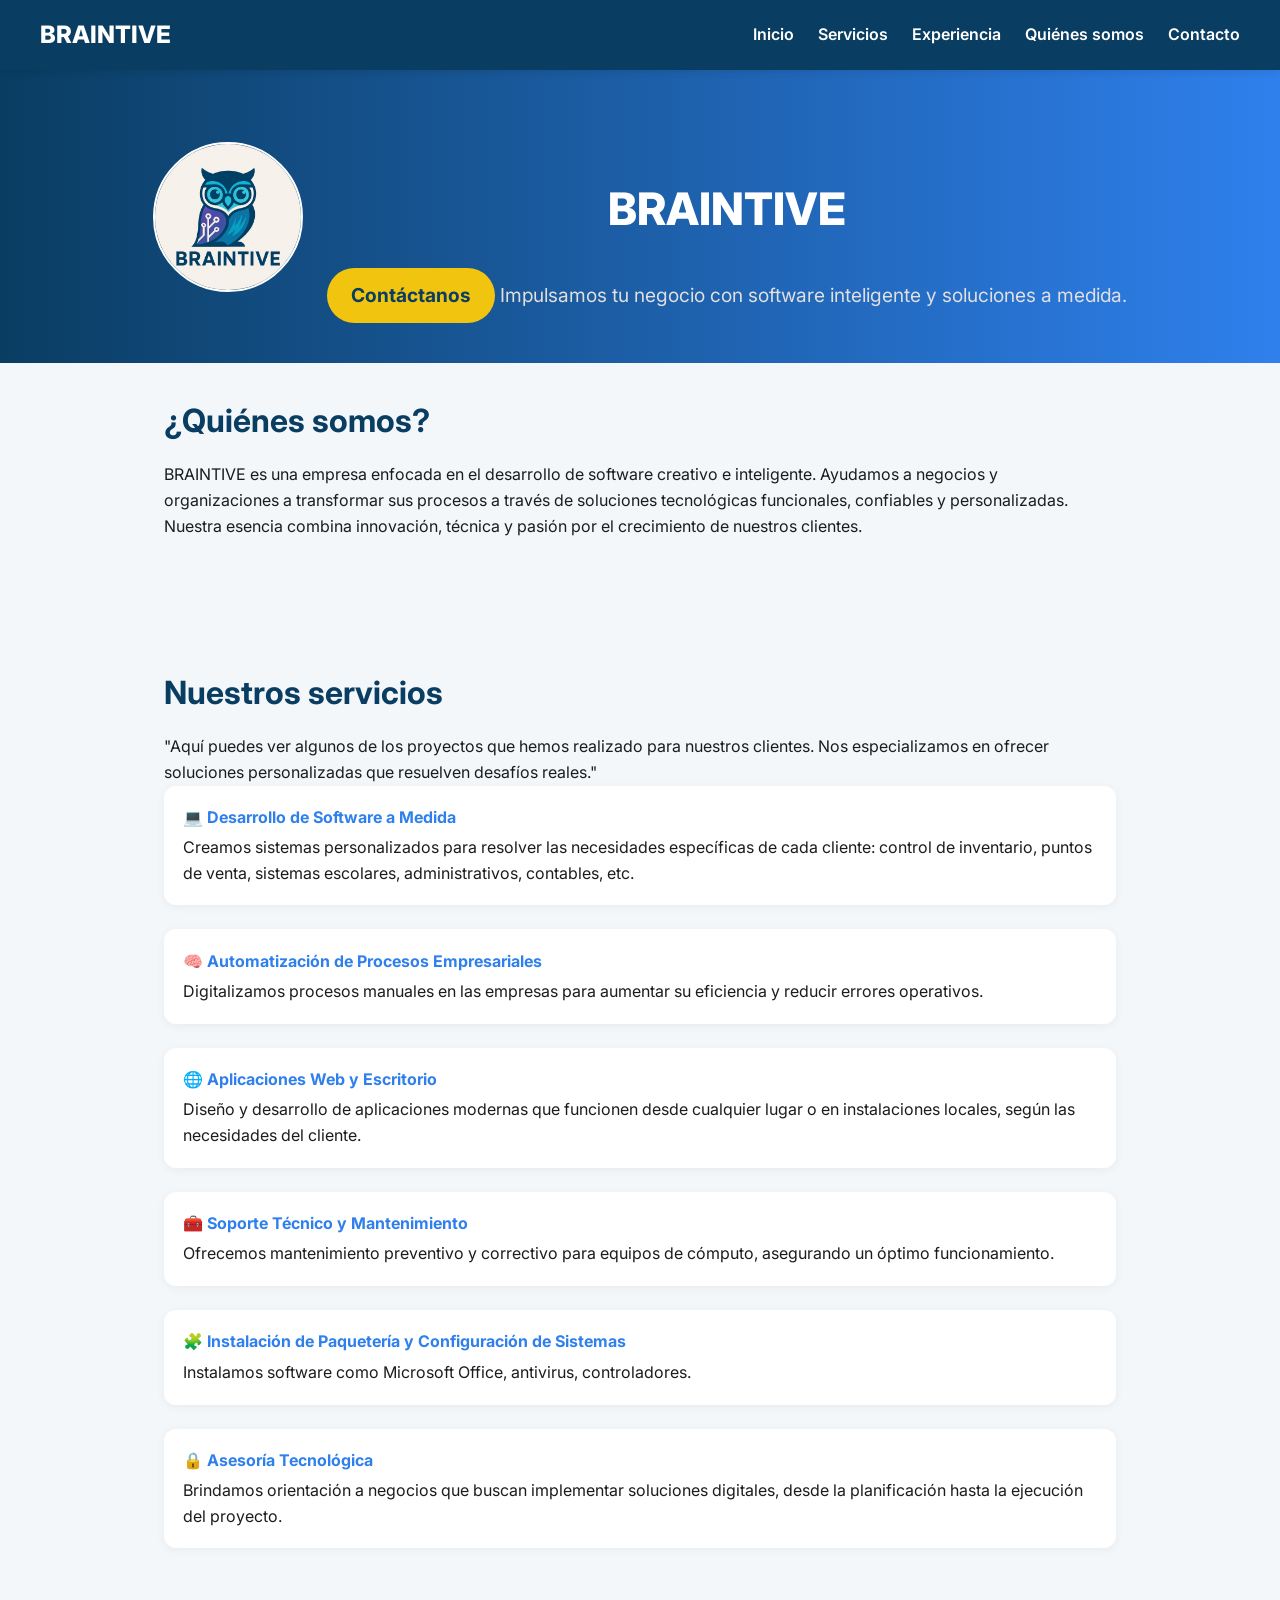
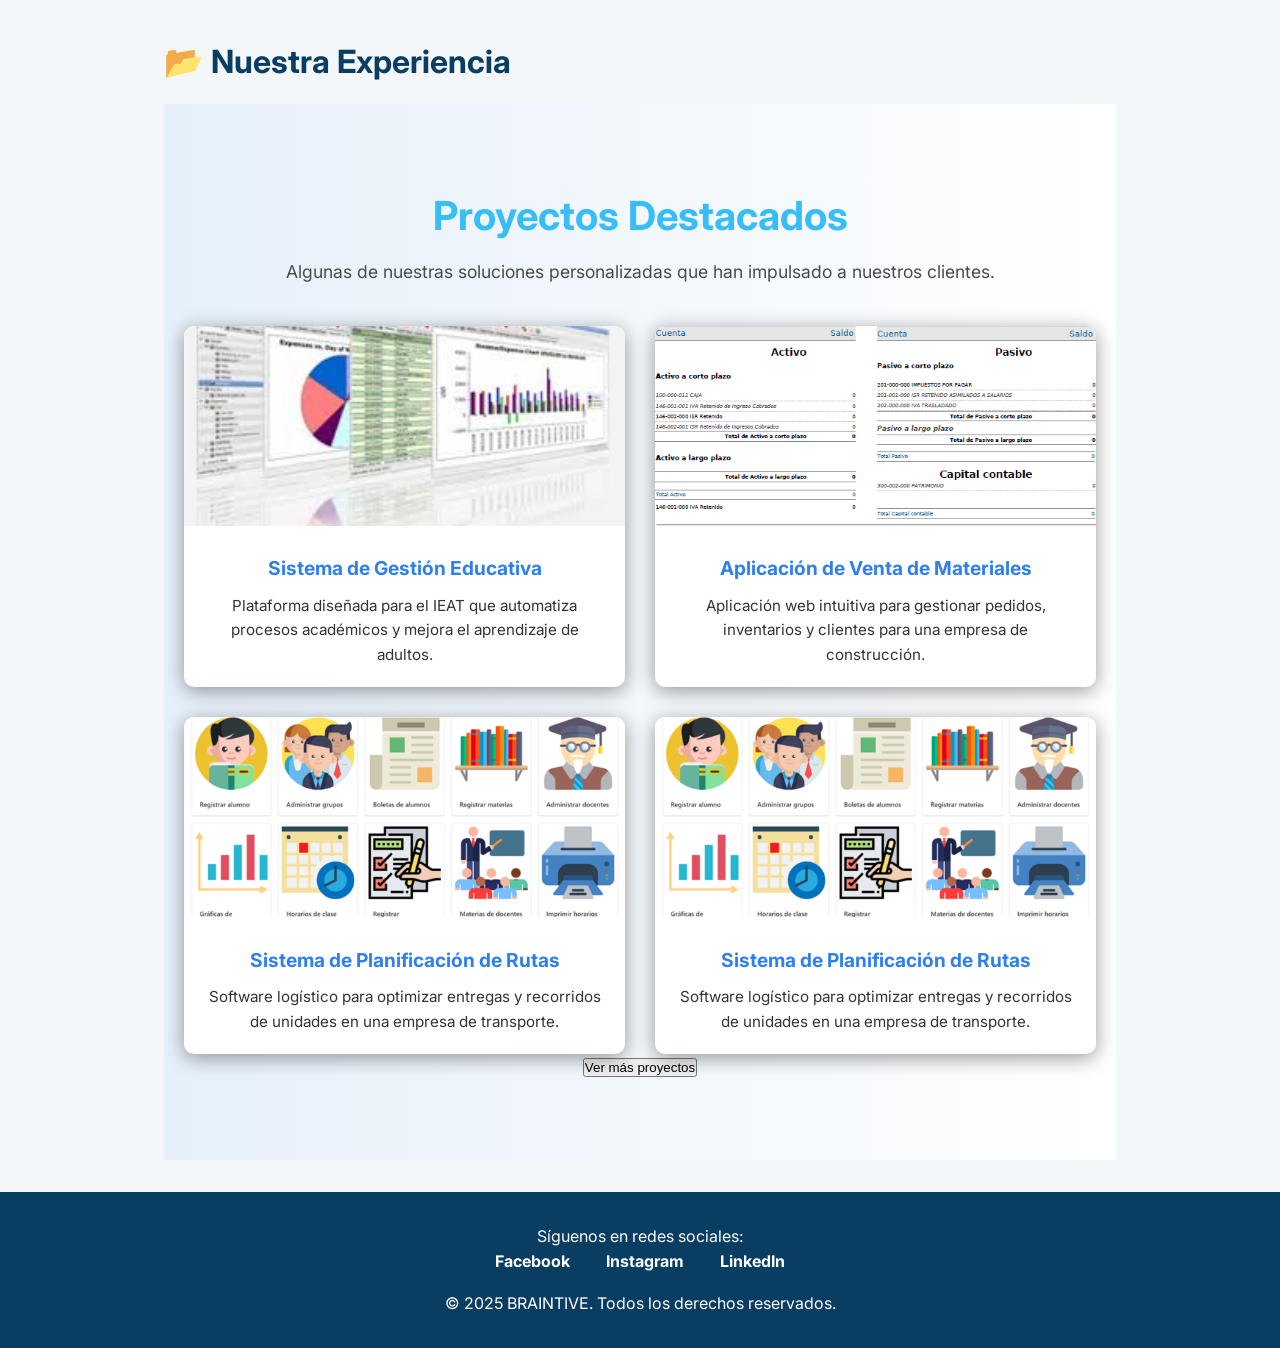
<file: index.html>
<!DOCTYPE html>
<html lang="es">

<head>
  <meta charset="UTF-8">
  <meta name="viewport" content="width=device-width, initial-scale=1.0">
  <title>BRAINTIVE | Desarrollo de Software</title>
  <link href="https://fonts.googleapis.com/css2?family=Inter:wght@400;600;800&display=swap" rel="stylesheet">
  <!-- AOS CSS -->
  <link href="https://unpkg.com/aos@2.3.4/dist/aos.css" rel="stylesheet">

  <link rel="stylesheet" href="css/estilos.css">
  <!-- SEO y Favicon -->
  <link rel="icon" href="imagenes/favicon.ico" type="image/x-icon">
  <meta name="description"
    content="BRAINTIVE: Soluciones de software a medida, automatización empresarial, aplicaciones web, soporte técnico y más.">
  <meta name="keywords" content="software, desarrollo, automatización, BRAINTIVE, sistemas, tecnología">
  <meta name="author" content="BRAINTIVE">
</head>

<body>
  <nav class="navbar">
  <div class="nav-container">
    <a href="#" class="nav-logo">BRAINTIVE</a>
    <ul class="nav-links">
      <li><a href="#inicio">Inicio</a></li>
      <li><a href="#servicios">Servicios</a></li>
      <li><a href="#experiencia">Experiencia</a></li>
      <li class="dropdown">
        <a href="#">Quiénes somos</a>
        <ul class="dropdown-content">
          <li><a href="#" onclick="openModal('mision')">Misión</a></li>
          <li><a href="#" onclick="openModal('vision')">Visión</a></li>
        </ul>
      </li>
      <li><a href="#" class="nav-contacto">Contacto</a></li>
    </ul>
  </div>
</nav>


  <header>
    <div class="header-content">
      <div class="logo-placeholder">
        <img src="imagenes/logo.jpeg" alt="Logo BRAINTIVE">
      </div>
      <div>
        <section id="contacto"></section>
        <h1>BRAINTIVE</h1>
        <p> <a href="formulario_contacto.html" target="_blank" class="cta-button">Contáctanos</a>
          Impulsamos tu negocio con software inteligente y soluciones a medida.</p>
      </div>
    </div>
  </header>

  <main>
    <section>
      <h2>¿Quiénes somos?</h2>
      <p>BRAINTIVE es una empresa enfocada en el desarrollo de software creativo e inteligente. Ayudamos a negocios y
        organizaciones a transformar sus procesos a través de soluciones tecnológicas funcionales, confiables y
        personalizadas. Nuestra esencia combina innovación, técnica y pasión por el crecimiento de nuestros clientes.
      </p>


    </section>

    <section>
      <section id="servicios"></section>
      <h2>Nuestros servicios</h2>
      <p>"Aquí puedes ver algunos de los proyectos que hemos realizado para nuestros clientes. Nos especializamos en
        ofrecer soluciones personalizadas que resuelven desafíos reales."</p>
      <ul class="services">
        <li><span>💻 Desarrollo de Software a Medida</span>Creamos sistemas personalizados para resolver las necesidades
          específicas de cada cliente: control de inventario, puntos de venta, sistemas escolares, administrativos,
          contables, etc.</li>
        <li><span>🧠 Automatización de Procesos Empresariales</span>Digitalizamos procesos manuales en las empresas para
          aumentar su eficiencia y reducir errores operativos.</li>
        <li><span>🌐 Aplicaciones Web y Escritorio</span>Diseño y desarrollo de aplicaciones modernas que funcionen
          desde cualquier lugar o en instalaciones locales, según las necesidades del cliente.</li>
        <li><span>🧰 Soporte Técnico y Mantenimiento</span>Ofrecemos mantenimiento preventivo y correctivo para equipos
          de cómputo, asegurando un óptimo funcionamiento.</li>
        <li><span>🧩 Instalación de Paquetería y Configuración de Sistemas</span>Instalamos software como Microsoft
          Office, antivirus, controladores.</li>
        <li><span>🔒 Asesoría Tecnológica</span>Brindamos orientación a negocios que buscan implementar soluciones
          digitales, desde la planificación hasta la ejecución del proyecto.</li>
      </ul>
    </section>

    <section id="experiencia">
      <h2>📂 Nuestra Experiencia</h2>
      <!-- Sección Portafolio -->
      <section class="portfolio-section" id="portafolio">
        <!-- Modal Galería Expandida -->
        <div id="modalGaleria" class="modal">
          <div class="modal-content galeria">
            <span class="close-modal">&times;</span>
            <h2>Más Proyectos</h2>
            <div class="modal-grid">
              <div class="modal-item">
                <img src="imagenes/escolar.png" alt="Proyecto 4">
                <p>Sistema de Inventario para Panadería</p>
              </div>
              <div class="modal-item">
                <img src="imagenes/egresos.jpg" alt="Proyecto 5">
                <p>Reconocimiento de Imágenes con IA</p>
              </div>
              <div class="modal-item">
                <img src="imagenes/general.jpg" alt="Proyecto 6">
                <p>Dashboard para Análisis de Datos</p>
              </div>
              <div class="modal-item">
                <img src="imagenes/estudiante.png" alt="Proyecto 7">
                <p>App de Gestión para Asesores Educativos</p>
              </div>
            </div>
          </div>
        </div>

        <div class="portfolio-container" data-aos="fade-up">
          <h2>Proyectos Destacados</h2>
          <p class="portfolio-subtitle">Algunas de nuestras soluciones personalizadas que han impulsado a nuestros
            clientes.</p>

          <div class="portfolio-grid">
            <div class="portfolio-item">
              <img src="imagenes/general.jpg" alt="Sistema de Gestión Educativa">
              <div class="portfolio-info">
                <h3>Sistema de Gestión Educativa</h3>
                <p>Plataforma diseñada para el IEAT que automatiza procesos académicos y mejora el aprendizaje de
                  adultos.</p>
              </div>
            </div>

            <div class="portfolio-item">
              <img src="imagenes/reporte.png" alt="App para Materiales Pétreos">
              <div class="portfolio-info">
                <h3>Aplicación de Venta de Materiales</h3>
                <p>Aplicación web intuitiva para gestionar pedidos, inventarios y clientes para una empresa de
                  construcción.</p>
              </div>
            </div>

            <div class="portfolio-item">
              <img src="imagenes/escolar.png" alt="Planificador de Rutas">
              <div class="portfolio-info">
                <h3>Sistema de Planificación de Rutas</h3>
                <p>Software logístico para optimizar entregas y recorridos de unidades en una empresa de transporte.</p>
              </div>
            </div>

            <div class="portfolio-item">
              <img src="imagenes/escolar.png" alt="Planificador de Rutas">
              <div class="portfolio-info">
                <h3>Sistema de Planificación de Rutas</h3>
                <p>Software logístico para optimizar entregas y recorridos de unidades en una empresa de transporte.</p>
              </div>
            </div>

          </div>
        </div>

        <div class="portfolio-button">
          <button class="btn-ver-mas" onclick="abrirGaleria()">Ver más proyectos</button>
        </div>


      </section>

    </section>

  </main>

  <footer>
    <p>Síguenos en redes sociales:</p>
    <div class="socials">
      <a href="#">Facebook</a>
      <a href="#">Instagram</a>
      <a href="#">LinkedIn</a>
    </div>
    <p style="margin-top: 1rem;">&copy; 2025 BRAINTIVE. Todos los derechos reservados.</p>
  </footer>
  <script src="js/scripts.js"></script>

  <!-- Modales flotantes visión y misión -->
  <div id="modal-mision" class="modal">
    <div class="modal-content">
      <span class="close" onclick="closeModal('mision')">&times;</span>
      <h2>Misión</h2>
      <p>Desarrollar soluciones de software innovadoras y personalizadas que impulsen el crecimiento de nuestros
        clientes, combinando inteligencia, creatividad y tecnología de vanguardia para resolver desafíos reales de
        manera eficiente y sostenible.</p>
    </div>
  </div>

  <div id="modal-vision" class="modal">
    <div class="modal-content">
      <span class="close" onclick="closeModal('vision')">&times;</span>
      <h2>Visión</h2>
      <p>Consolidarnos como una empresa confiable y competitiva en el desarrollo de software personalizado, reconocida
        por brindar soluciones tecnológicas creativas y funcionales a pequeñas y medianas empresas, mientras construimos
        una base sólida para crecer y expandirnos de manera sostenible.</p>
    </div>
  </div>


  <!-- AOS JS -->
  <script src="https://unpkg.com/aos@2.3.4/dist/aos.js"></script>
  <script>
    AOS.init({
      duration: 1000, // duración de animaciones
      once: true      // solo animar una vez
    });
  </script>



</body>

</html>
</file>
<file: css/estilos.css>
* {
  margin: 0;
  padding: 0;
  box-sizing: border-box;
}

body {
  font-family: 'Inter', sans-serif;
  background-color: #f4f7fa;
  color: #1c1c1c;
  line-height: 1.6;
}

header {
  background: linear-gradient(to right, #0a3d62, #2f80ed);
  color: white;
  padding: 2.5rem 1rem;
}

.header-content {
  max-width: 1100px;
  margin: auto;
  display: flex;
  align-items: center;
  gap: 1.5rem;
  flex-wrap: wrap;
  justify-content: center;
  text-align: center;
}

.logo-placeholder {
  width: 100px;
  height: 100px;
}

.logo-placeholder img {
  width: 100%;
  height: auto;
  border-radius: 50%;
  border: 2px solid white;
}

header h1 {
  font-size: 2.8rem;
  font-weight: 800;
}

header p {
  font-size: 1.2rem;
  margin-top: 0.4rem;
  color: #e0e0e0;
}

section {
  padding: 3rem 2rem;
  max-width: 1000px;
  margin: auto;
}

section h2 {
  font-size: 2rem;
  color: #0a3d62;
  margin-bottom: 1rem;
}

.services li {
  list-style: none;
  margin-bottom: 1.5rem;
  background: white;
  padding: 1.2rem;
  border-radius: 12px;
  box-shadow: 0 2px 10px rgba(0,0,0,0.05);
  transition: transform 0.2s ease;
}

.services li:hover {
  transform: translateY(-5px);
}

.services li span {
  font-weight: bold;
  display: block;
  margin-bottom: 0.3rem;
  color: #2f80ed;
}

.project-gallery {
  display: grid;
  grid-template-columns: repeat(auto-fit, minmax(300px, 1fr));
  gap: 2rem;
}

.project {
  background: white;
  padding: 1.5rem;
  border-radius: 12px;
  box-shadow: 0 0 12px rgba(0, 0, 0, 0.05);
  display: flex;
  flex-direction: column;
  justify-content: space-between;
}

.project img {
  width: 100%;
  height: auto;
  border-radius: 8px;
  margin-bottom: 1rem;
}

.project h3 {
  color: #0a3d62;
  margin-bottom: 0.5rem;
}

.btn {
  display: inline-block;
  margin-top: 1rem;
  background-color: #2f80ed;
  color: white;
  text-decoration: none;
  padding: 0.6rem 1.2rem;
  border-radius: 8px;
  transition: background-color 0.3s ease;
  text-align: center;
}

.btn:hover {
  background-color: #1c60c4;
}

footer {
  background-color: #0a3d62;
  color: white;
  text-align: center;
  padding: 2rem;
}

footer .socials a {
  color: white;
  margin: 0 1rem;
  text-decoration: none;
  font-weight: bold;
}

footer .socials a:hover {
  text-decoration: underline;
}

/* Navbar */
.navbar {
  background-color: #0a3d62;
  position: sticky;
  top: 0;
  width: 100%;
  z-index: 1000;
  padding: 1rem 2rem;
  box-shadow: 0 2px 8px rgba(0,0,0,0.1);
}

.nav-container {
  max-width: 1200px;
  margin: auto;
  display: flex;
  justify-content: space-between;
  align-items: center;
}

.nav-logo {
  color: white;
  font-weight: 800;
  font-size: 1.5rem;
  text-decoration: none;
}

.nav-links {
  list-style: none;
  display: flex;
  gap: 1.5rem;
}

.nav-links a {
  color: white;
  text-decoration: none;
  font-weight: 600;
  transition: color 0.3s;
}

.nav-links a:hover {
  color: #f1c40f;
}

/* CTA Button */
.cta-button {
  display: inline-block;
  margin-top: 1rem;
  background-color: #f1c40f;
  color: #0a3d62;
  font-weight: bold;
  padding: 0.75rem 1.5rem;
  border-radius: 30px;
  text-decoration: none;
  transition: background-color 0.3s;
}

.cta-button:hover {
  background-color: #e1b30d;
}

/* Reducción de espaciado entre secciones */
section {
  padding: 2rem 1.5rem;
}

/* Logo más grande y sugerencia para reemplazo */
.logo-placeholder {
  width: 150px;
  height: 150px;
}

/* Responsive */
@media (max-width: 768px) {
  .nav-links {
    flex-direction: column;
    background-color: #0a3d62;
    position: absolute;
    top: 60px;
    left: 0;
    width: 100%;
    display: none;
  }

  .nav-links.active {
    display: flex;
  }

  .nav-container {
    flex-direction: column;
    align-items: flex-start;
  }

  .cta-button {
    width: 100%;
    text-align: center;
  }

  section {
    padding: 1.5rem 1rem;
  }
}






/* Animación para el botón cuando se activa desde el menú */
@keyframes pulse {
  0% {
    transform: scale(1);
  }
  30% {
    transform: scale(1.15);
  }
  60% {
    transform: scale(0.95);
  }
  100% {
    transform: scale(1);
  }
}

.animate-button {
  animation: pulse 0.6s ease;
}




/* Menú desplegable misión y visión */
.dropdown {
  position: relative;
}

.dropdown-content {
  display: none;
  position: absolute;
  background-color: white;
  min-width: 140px;
  box-shadow: 0 4px 8px rgba(0,0,0,0.1);
  z-index: 1000;
}

.dropdown-content li {
  list-style: none;
}

.dropdown-content a {
  padding: 10px;
  display: block;
  color: #0a3d62;
  text-decoration: none;
}

.dropdown:hover .dropdown-content {
  display: block;
}


/* Estilos del modal misión y visión */
.modal {
  display: none;
  position: fixed;
  z-index: 2000;
  left: 0;
  top: 0;
  width: 100%;
  height: 100%;
  overflow: auto;
  background-color: rgba(0,0,0,0.5);
}

.modal-content {
  background-color: white;
  margin: 10% auto;
  padding: 2rem;
  border-radius: 12px;
  width: 80%;
  max-width: 600px;
  position: relative;
}

.modal-content h2 {
  margin-top: 0;
  color: #0a3d62;
}

.close {
  position: absolute;
  right: 1rem;
  top: 1rem;
  font-size: 1.5rem;
  cursor: pointer;
}













/*Sección de portafolios destacados*/
.portfolio-section {
   background: linear-gradient(to right, #e6f0fa, #ffffff);
  color: #1c1c1c;
  padding: 80px 20px;
  text-align: center;
}

.portfolio-container {
  max-width: 1200px;
  margin: 0 auto;
}

.portfolio-section h2 {
  font-size: 2.5rem;
  color: #38bdf8;
  margin-bottom: 10px;
}

.portfolio-subtitle {
  font-size: 1.1rem;
  color: #4a4a4a;
  margin-bottom: 40px;
}

.portfolio-grid {
  display: grid;
  grid-template-columns: repeat(auto-fit, minmax(300px, 1fr));
  gap: 30px;
}

.portfolio-item {
  background-color: #ffffff;
  border-radius: 10px;
  overflow: hidden;
  box-shadow: 0 4px 20px rgba(0, 0, 0, 0.4);
  transition: transform 0.3s ease;
}

.portfolio-item:hover {
  transform: translateY(-8px);
}

.portfolio-item img {
  width: 100%;
  height: 200px;
  object-fit: cover;
}

.portfolio-info {
  padding: 20px;
}

.portfolio-info h3 {
  font-size: 1.2rem;
  color: #2f80ed;
  margin-bottom: 10px;
}

.portfolio-info p {
  font-size: 0.95rem;
  color: #333333;
}


/*Sección de las imagenes del botón ver más*/

.modal {
  display: none;
  position: fixed;
  z-index: 999;
  padding: 60px 20px;
  left: 0;
  top: 0;
  width: 100%;
  height: 100%;
  overflow-y: auto;
  background-color: rgba(0, 0, 0, 0.9);
}

.modal-content.galeria {
  background: linear-gradient(to right, #e6f0fa, #ffffff);
  margin: auto;
  padding: 20px;
  border-radius: 8px;
  width: 90%;
  max-width: 1100px;
  color: #1c1c1c;
  position: relative;
}

.close-modal {
  color: #fff;
  position: absolute;
  top: 15px;
  right: 25px;
  font-size: 28px;
  cursor: pointer;
}

.modal-grid {
  display: grid;
  grid-template-columns: repeat(auto-fit, minmax(250px, 1fr));
  gap: 20px;
  margin-top: 20px;
}

.modal-item {
  text-align: center;
}

.modal-item img {
  width: 100%;
  border-radius: 6px;
  transition: transform 0.3s ease;
}

.modal-item img:hover {
  transform: scale(1.05);
}

.modal-item p {
  margin-top: 10px;
  font-size: 0.95rem;
}
</file>
